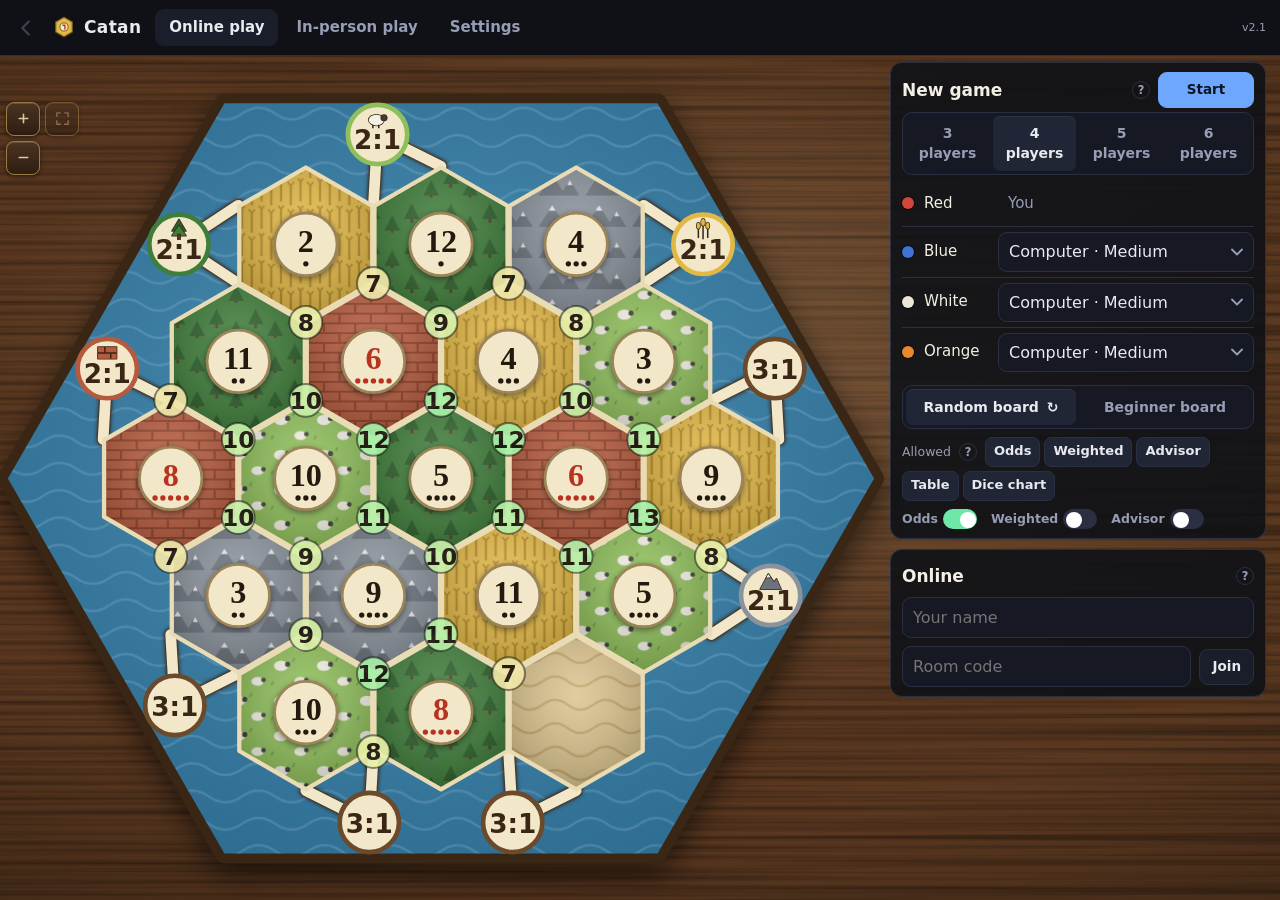
<file: index.html>
<!DOCTYPE html>
<html lang="en">
<head>
<meta charset="utf-8">
<meta name="viewport" content="width=device-width, initial-scale=1, viewport-fit=cover">
<meta name="color-scheme" content="dark">
<meta name="theme-color" content="#0f1117">
<title>Catan — Timothy Hadfield</title>
<meta name="description" content="Play base Catan against measured computer players or friends online, with corner odds, plus the dice tracker for real tables.">
<link rel="icon" href="icon.svg" type="image/svg+xml">
<link rel="apple-touch-icon" href="apple-touch-icon.png">
<link rel="stylesheet" href="css/table.css?v=1">
<link rel="stylesheet" href="css/style.css?v=22">
</head>
<body>
<div id="app">
  <header class="top">
    <button class="back-btn" id="backBtn" aria-label="Back" disabled><svg viewBox="0 0 24 24" aria-hidden="true"><path d="M15 5l-7 7 7 7" fill="none" stroke="currentColor" stroke-width="2.4" stroke-linecap="round" stroke-linejoin="round"/></svg></button>
    <div class="brand"><svg viewBox="0 0 32 32" aria-hidden="true"><path d="M16 3l11 6.3v13.4L16 29 5 22.7V9.3z" fill="#e2b845" stroke="#7a5a1c" stroke-width="1.6" stroke-linejoin="round"/><circle cx="16" cy="16" r="5.4" fill="#f3e7c9" stroke="#7a5a1c" stroke-width="1.2"/><path d="M14.6 13.6h2.6v5.2" fill="none" stroke="#b8321f" stroke-width="1.8" stroke-linecap="round" stroke-linejoin="round"/></svg><span>Catan</span></div>
    <nav class="tabs-top" id="tabsTop" aria-label="Sections"></nav>
    <span class="ver">v2.1</span>
  </header>
  <main id="main" class="tbl-surface tbl-wood-dark">
    <div id="playView" class="play">
      <section class="seats" id="seats" aria-label="Other players" hidden></section>
      <section class="board-col"><div class="board-wrap" id="boardWrap">
        <svg id="board" role="img" aria-label="Catan board" viewBox="-224 -194 448 388"><g id="static"></g><g id="live"></g></svg>
        <div class="zoom-bar"><button class="zoom fit" id="fitBtn" aria-label="Fit whole board"><svg viewBox="0 0 24 24"><path d="M4 9V4h5M15 4h5v5M20 15v5h-5M9 20H4v-5" fill="none" stroke="currentColor" stroke-width="2" stroke-linecap="round" stroke-linejoin="round"/></svg></button><button class="zoom" id="zoomOut" aria-label="Zoom out"><svg viewBox="0 0 24 24"><path d="M6 12h12" stroke="currentColor" stroke-width="2.2" stroke-linecap="round"/></svg></button><button class="zoom" id="zoomIn" aria-label="Zoom in"><svg viewBox="0 0 24 24"><path d="M6 12h12M12 6v12" stroke="currentColor" stroke-width="2.2" stroke-linecap="round"/></svg></button></div>
      </div></section>
      <section class="panel-col" id="panel"></section>
      <section class="mine" id="mine" aria-label="Your hand" hidden></section>
    </div>
    <div id="trackerView" class="tracker" hidden><iframe id="trackerFrame" title="Dice tracker and board builder"></iframe></div>
    <div id="settingsView" class="settings-view" hidden></div>
  </main>
  <nav class="tabs-bottom" id="tabsBottom" aria-label="Sections"></nav>
</div>
<div class="sheet-back" id="sheetBack" hidden></div>
<div class="sheet" id="sheet" role="dialog" aria-modal="true" hidden></div>
<div class="toast" id="toast" hidden></div>
<script src="js/engine.js?v=6"></script>
<script src="js/ai.js?v=3"></script>
<script src="js/adapter.js?v=4"></script>
<script src="js/strength.js?v=2"></script>
<script src="js/weights.js?v=3"></script>
<script src="js/advisor.js?v=1"></script>
<script src="js/advice.js?v=1"></script>
<script src="js/fx.js?v=1"></script>
<script src="js/table.js?v=1"></script>
<script src="js/board-art.js?v=4"></script>
<script type="module" src="js/app.js?v=25"></script>
</body>
</html>
</file>
<file: css/table.css>
/* table.css: "real table" look for Tim's board games (game-table 1.0.0). Copy unchanged into css/table.css.
   Every colour is a CSS variable, so a game can keep its own palette. Original art only (CSS gradients + tiny SVG noise). */

:root {
  --card-w: 60px; --back: #a8262f; --ink: rgba(255, 255, 255, .3);
  --chip: #c62f2f; --spot: #f4efe3; --chip-size: 34px; --metal: #e7b93e; --metal-d: #9a6d12; --coin-size: 28px;
  --gem: #2c8f5a; --gem-size: 32px; --die: #f6f2e8; --pip: #1d1d1d; --die-size: 26px;
  --dial: #2a4f86; --deg: 0deg; --dial-size: 84px; --tok: #d8b46a; --tok-ink: #3b2a12; --tok-size: 30px;
}

/* ---------- surfaces ---------- */
.tbl-surface {
  --tbl-base: #1f6b43;
  --tbl-light: rgba(255, 244, 214, .16);
  --tbl-vig: rgba(0, 0, 0, .5);
  --tbl-tex: url("data:image/svg+xml,%3Csvg xmlns='http://www.w3.org/2000/svg' width='140' height='140'%3E%3Cfilter id='n'%3E%3CfeTurbulence type='fractalNoise' baseFrequency='.85' numOctaves='2' stitchTiles='stitch'/%3E%3CfeColorMatrix values='0 0 0 0 0 0 0 0 0 0 0 0 0 0 0 0 0 0 .55 -.1'/%3E%3C/filter%3E%3Crect width='100%25' height='100%25' filter='url(%23n)'/%3E%3C/svg%3E");
  --tbl-tex-size: 140px 140px;
  position: relative; isolation: isolate; color: #f3efe4;
  background-color: var(--tbl-base);
  background-image:
    radial-gradient(ellipse 120% 95% at 50% 42%, transparent 52%, var(--tbl-vig) 100%),
    radial-gradient(ellipse 70% 55% at 50% 38%, var(--tbl-light), transparent 75%),
    var(--tbl-tex);
  background-size: 100% 100%, 100% 100%, var(--tbl-tex-size);
}
.tbl-felt-green { --tbl-base: #1f6b43; }
.tbl-felt-blue { --tbl-base: #1d4f7a; }
.tbl-wood-dark, .tbl-wood-light {
  --tbl-base: #5a3820;
  --tbl-tex: url("data:image/svg+xml,%3Csvg xmlns='http://www.w3.org/2000/svg' width='400' height='200'%3E%3Cfilter id='w'%3E%3CfeTurbulence type='fractalNoise' baseFrequency='.004 .2' numOctaves='3' seed='7' stitchTiles='stitch'/%3E%3CfeColorMatrix values='0 0 0 0 0 0 0 0 0 0 0 0 0 0 0 0 0 0 0.8 -.3'/%3E%3C/filter%3E%3Crect width='100%25' height='100%25' filter='url(%23w)'/%3E%3C/svg%3E");
  --tbl-tex-size: 100% 200px;
  --tbl-light: rgba(255, 226, 170, .2);
}
.tbl-wood-light { --tbl-base: #c39462; --tbl-vig: rgba(40, 20, 0, .42); color: #2b1d10; }
.tbl-cloth {
  --tbl-base: #ddd3c0; --tbl-vig: rgba(40, 30, 10, .4); --tbl-light: rgba(255, 255, 255, .25); color: #2d261b;
  --tbl-tex: url("data:image/svg+xml,%3Csvg xmlns='http://www.w3.org/2000/svg' width='6' height='6'%3E%3Cpath d='M0 .5h6M.5 0v6' stroke='%23000' stroke-opacity='.045'/%3E%3Cpath d='M0 3.5h6M3.5 0v6' stroke='%23fff' stroke-opacity='.06'/%3E%3C/svg%3E");
  --tbl-tex-size: 6px 6px;
}

/* ---------- cards ---------- */
.tbl-card, .tbl-face {
  box-sizing: border-box; position: relative; flex: none;
  width: var(--card-w); aspect-ratio: var(--ratio, 63 / 88);
  border-radius: calc(var(--card-w) * .075);
  background: var(--card-paper, #fbf9f3); color: #1b1b1b;
  border: 1px solid var(--card-edge, rgba(0, 0, 0, .3));
  box-shadow: 0 1px 1px rgba(0, 0, 0, .28), 0 2px 6px rgba(0, 0, 0, .22);
  transition: box-shadow .2s ease, transform .2s ease;
}
.tbl-card::after, .tbl-face::after {
  content: ""; position: absolute; inset: 0; border-radius: inherit; pointer-events: none;
  background: linear-gradient(135deg, rgba(255, 255, 255, .32), transparent 38%, transparent 70%, rgba(0, 0, 0, .06));
}
.tbl-face { width: 100%; height: 100%; aspect-ratio: auto; position: absolute; inset: 0; }
.tbl-card.is-up, .tbl-card.is-lifted { box-shadow: 0 2px 3px rgba(0, 0, 0, .25), 0 12px 22px rgba(0, 0, 0, .38); }
.tbl-poker { --ratio: 63 / 88; } .tbl-bridge { --ratio: 57 / 89; } .tbl-mini { --ratio: 44 / 67; }
.tbl-square { --ratio: 1 / 1; } .tbl-tarot { --ratio: 70 / 120; }
.tbl-dark-edge { --card-edge: #111; }

/* flip: <div class="tbl-card tbl-flip [is-down]"><div class="tbl-inner"><div class="tbl-face">front</div><div class="tbl-face tbl-back"></div></div></div> */
.tbl-flip { background: none; border: 0; box-shadow: none; perspective: 700px; }
.tbl-flip::after { display: none; }
.tbl-inner { position: absolute; inset: 0; transform-style: preserve-3d; transition: transform .45s cubic-bezier(.3, .7, .3, 1); }
.tbl-flip.is-down .tbl-inner { transform: rotateY(180deg); }
.tbl-inner > .tbl-face { -webkit-backface-visibility: hidden; backface-visibility: hidden; }
.tbl-inner > .tbl-back { transform: rotateY(180deg); }
/* don't trust backface-visibility alone (some WebKit builds ignore it): swap faces at the 90° midpoint */
.tbl-inner > .tbl-face { transition: visibility 0s linear .225s; }
.tbl-flip:not(.is-down) .tbl-inner > .tbl-back, .tbl-flip.is-down .tbl-inner > .tbl-face:not(.tbl-back) { visibility: hidden; }
.tbl-instant, .tbl-instant * { transition: none !important; }

/* backs: .tbl-back + .tbl-lattice | .tbl-diamonds | .tbl-sunburst ; colour with --back */
.tbl-back {
  --frame: calc(var(--card-w) * .07);
  background-color: var(--back); border-color: rgba(0, 0, 0, .3); background-clip: padding-box;
  box-shadow: inset 0 0 0 var(--frame) var(--back-frame, #f7f4ec), inset 0 0 0 calc(var(--frame) + 1px) rgba(0, 0, 0, .25),
    var(--tbl-stack, 0 1px 1px rgba(0, 0, 0, .28), 0 2px 6px rgba(0, 0, 0, .22));
}
.tbl-face.tbl-back { --frame: 4px; }
.tbl-lattice { background-image: repeating-linear-gradient(45deg, var(--ink) 0 1px, transparent 1px 6px), repeating-linear-gradient(-45deg, var(--ink) 0 1px, transparent 1px 6px); }
.tbl-diamonds { background-image: repeating-conic-gradient(from 45deg, var(--ink) 0 25%, transparent 0 50%); background-size: 9px 9px; background-position: center; }
.tbl-sunburst { background-image: radial-gradient(circle at 50% 50%, var(--back) 0 13%, var(--ink) 13% 15%, transparent 15%), repeating-conic-gradient(from 0deg at 50% 50%, var(--ink) 0 5deg, transparent 5deg 12deg); }
.tbl-blue { --back: #1f4e8c; } .tbl-black { --back: #222; } .tbl-green { --back: #1d6a46; }

/* standard playing-card face (TABLE.pc) */
.tbl-pc { font-family: Georgia, "Times New Roman", serif; font-weight: 700; color: #1a1a1a; overflow: hidden; }
.tbl-pc.red { color: #c3192b; }
.tbl-idx { position: absolute; left: 6%; top: 3.5%; text-align: center; line-height: .95; font-size: calc(var(--card-w) * .21); letter-spacing: -.04em; }
.tbl-idx i { display: block; font-style: normal; font-size: .82em; }
.tbl-idx.b { left: auto; top: auto; right: 6%; bottom: 3.5%; transform: rotate(180deg); }
.tbl-pip { position: absolute; inset: 0; display: grid; place-items: center; font-size: calc(var(--card-w) * .48); line-height: 1; }
.tbl-pips { position: absolute; inset: 0; }
.tbl-pips b { position: absolute; transform: translate(-50%, -50%); font-size: calc(var(--card-w) * .2); line-height: 1; font-weight: 400; }
.tbl-pips b.r { transform: translate(-50%, -50%) rotate(180deg); }
.tbl-court {
  inset: 16% 19%; display: flex; flex-direction: column; border: 1px solid currentColor; border-radius: 2px; overflow: hidden;
  box-shadow: inset 0 0 0 2px #e9c45a, inset 0 0 0 3px #2c4f9e;
  background: linear-gradient(to bottom right, transparent calc(50% - .5px), currentColor 50%, transparent calc(50% + .5px)),
    linear-gradient(#f6e7b8, #f3d38a 48%, #e9e1cc 50%, #f3d38a 52%, #f6e7b8);
}
.tbl-court em { flex: 1; display: grid; place-items: center; font-style: normal; font-size: calc(var(--card-w) * .2); letter-spacing: -.05em; }
.tbl-court em + em { transform: rotate(180deg); }
.tbl-tilt { transform: perspective(1200px) rotateX(16deg); transform-origin: 50% 100%; }

/* ---------- decks + piles ---------- */
.tbl-deck { position: relative; display: inline-block; flex: none; }
.tbl-deck > .tbl-back { position: relative; transform: translateY(var(--tbl-rise, 0)); }
.tbl-deck.is-empty, .tbl-spot {
  width: var(--card-w, 60px); aspect-ratio: var(--ratio, 63 / 88); box-sizing: border-box;
  border: 2px dashed rgba(255, 255, 255, .35); border-radius: calc(var(--card-w, 60px) * .075); background: rgba(0, 0, 0, .08);
}
.tbl-wood-light .tbl-deck.is-empty, .tbl-cloth .tbl-deck.is-empty, .tbl-wood-light .tbl-spot, .tbl-cloth .tbl-spot { border-color: rgba(0, 0, 0, .3); }
.tbl-badge {
  position: absolute; right: -6px; bottom: -6px; z-index: 2; min-width: 20px; padding: 1px 6px; box-sizing: border-box;
  border-radius: 10px; background: #1b1b1f; color: #fff; font: 700 11px/16px system-ui, sans-serif; text-align: center;
  box-shadow: 0 1px 3px rgba(0, 0, 0, .5);
}
.tbl-pile { position: relative; display: inline-block; flex: none; width: var(--card-w, 60px); aspect-ratio: var(--ratio, 63 / 88); }
.tbl-pile > .tbl-card { position: absolute; left: 0; top: 0; transform: translate(var(--x, 0), var(--y, 0)) rotate(var(--r, 0deg)); }

/* ---------- hands ---------- */
.tbl-fan { position: relative; width: 100%; touch-action: manipulation; }
.tbl-fan > .tbl-card, .tbl-fan > .tbl-deal-in {
  position: absolute; left: 0; bottom: 0; transform-origin: 50% 100%; cursor: pointer;
  transform: translate(var(--x, 0), calc(var(--y, 0px) - var(--up, 0px))) rotate(var(--r, 0deg));
}
.tbl-fan > .is-up { --up: var(--lift, 18px); }
.tbl-fan.is-back > .tbl-card { cursor: default; }
.tbl-fan.is-across { transform: rotate(180deg); }

/* ---------- seats ---------- */
.tbl-seats { display: flex; gap: 6px; justify-content: space-around; align-items: flex-start; padding: 6px 4px; }
.tbl-seat { display: flex; flex-direction: column; align-items: center; gap: 4px; min-width: 0; flex: 1 1 0; }
.tbl-plate {
  max-width: 100%; padding: 2px 8px; border-radius: 4px; overflow: hidden; text-overflow: ellipsis; white-space: nowrap;
  font: 700 12px/18px system-ui, sans-serif; color: #f6efdc; letter-spacing: .02em;
  background: linear-gradient(#3b2a1a, #24180d); border: 1px solid #7a5a2e; box-shadow: inset 0 1px 0 rgba(255, 220, 150, .25), 0 2px 4px rgba(0, 0, 0, .4);
}
.tbl-seat.is-turn .tbl-plate { border-color: #f0c35a; box-shadow: 0 0 0 2px rgba(240, 195, 90, .45), 0 2px 4px rgba(0, 0, 0, .4); }
.tbl-seat-area { display: flex; flex-wrap: wrap; gap: 4px; justify-content: center; align-items: center; min-height: 8px; }
@media (min-width: 700px) {
  .tbl-seats.tbl-oval { position: absolute; inset: 0; display: block; padding: 0; pointer-events: none; }
  .tbl-oval > .tbl-seat { position: absolute; left: var(--sx); top: var(--sy); transform: translate(-50%, -50%); pointer-events: auto; max-width: 22%; }
}

/* ---------- objects ---------- */
.tbl-chip {
  display: inline-block; flex: none; width: var(--chip-size); height: var(--chip-size); border-radius: 50%; position: relative;
  background: radial-gradient(closest-side, var(--chip) 0 60%, var(--spot) 61% 65%, transparent 66%),
    repeating-conic-gradient(from 10deg, var(--chip) 0 30deg, var(--spot) 30deg 45deg);
  box-shadow: inset 0 -2px 3px rgba(0, 0, 0, .35), inset 0 2px 2px rgba(255, 255, 255, .35), 0 2px 3px rgba(0, 0, 0, .45);
}
.tbl-chip.v1 { --chip: #ece8de; --spot: #2a5db0; } .tbl-chip.v5 { --chip: #c62f2f; } .tbl-chip.v10 { --chip: #2a5db0; }
.tbl-chip.v25 { --chip: #23854d; } .tbl-chip.v100 { --chip: #1d1d1f; } .tbl-chip.v500 { --chip: #6b3aa0; } .tbl-chip.v1000 { --chip: #e0a526; --spot: #3a2a10; }
.tbl-stacks { display: inline-flex; gap: 3px; align-items: flex-end; }
.tbl-stack { position: relative; width: var(--chip-size); flex: none; height: calc(var(--chip-size) * .42 + var(--n, 1) * 4px); }
.tbl-stack > .tbl-chip { position: absolute; left: 0; bottom: calc(var(--i) * 4px); height: calc(var(--chip-size) * .42); z-index: 1; }
.tbl-stack > .tbl-chip::before {
  content: ""; position: absolute; left: 0; right: 0; top: 50%; height: calc(50% + 4px); z-index: -1; border-radius: 0 0 50% 50% / 0 0 100% 100%;
  background: linear-gradient(rgba(0, 0, 0, .25), rgba(0, 0, 0, .25)), repeating-linear-gradient(90deg, var(--chip) 0 16%, var(--spot) 16% 23%);
  box-shadow: inset 0 -1px 0 rgba(0, 0, 0, .45);
}
.tbl-stack > .tbl-chip:not(:last-child) { background: var(--chip); box-shadow: none; }
.tbl-stack > .tbl-chip:last-child { box-shadow: inset 0 1px 1px rgba(255, 255, 255, .3); }
.tbl-stack::after { content: ""; position: absolute; left: 4%; right: -6%; bottom: -3px; height: 8px; border-radius: 50%; background: rgba(0, 0, 0, .35); filter: blur(2px); z-index: 0; }

.tbl-coin {
  display: inline-grid; place-items: center; flex: none; width: var(--coin-size); height: var(--coin-size); border-radius: 50%;
  font: 800 calc(var(--coin-size) * .38)/1 Georgia, serif; color: var(--metal-d);
  background: radial-gradient(circle at 35% 30%, rgba(255, 255, 255, .7), transparent 32%), radial-gradient(closest-side, var(--metal) 0 74%, var(--metal-d) 76% 80%, var(--metal) 82%);
  box-shadow: inset 0 -2px 2px rgba(0, 0, 0, .3), inset 0 1px 1px rgba(255, 255, 255, .7), 0 1px 1px rgba(0, 0, 0, .5), 0 3px 5px rgba(0, 0, 0, .3);
}
.tbl-coin.silver { --metal: #d5d8dd; --metal-d: #7b818a; } .tbl-coin.copper { --metal: #d0864f; --metal-d: #7f4320; }
.tbl-gem {
  display: inline-block; flex: none; position: relative; width: var(--gem-size); height: var(--gem-size); border-radius: 50%;
  background: radial-gradient(closest-side, #f2eee4 0 82%, #bdb6a5 84%);
  box-shadow: inset 0 -2px 3px rgba(0, 0, 0, .3), 0 2px 3px rgba(0, 0, 0, .45);
}
.tbl-gem::after {
  content: ""; position: absolute; inset: 20%; clip-path: polygon(50% 0, 93% 25%, 93% 75%, 50% 100%, 7% 75%, 7% 25%);
  background: linear-gradient(150deg, rgba(255, 255, 255, .7) 0 18%, transparent 19%), conic-gradient(from 30deg, var(--gem), rgba(0, 0, 0, .35) 60deg, var(--gem) 120deg, rgba(255, 255, 255, .35) 180deg, var(--gem) 240deg, rgba(0, 0, 0, .25) 300deg, var(--gem)), var(--gem);
}
.tbl-cube {
  display: inline-block; flex: none; width: var(--size, 16px); height: var(--size, 16px); border-radius: 2px; background: var(--piece, #c0392b);
  background-image: linear-gradient(135deg, rgba(255, 255, 255, .28), transparent 60%);
  box-shadow: inset -2px -2px 0 rgba(0, 0, 0, .28), inset 1px 1px 0 rgba(255, 255, 255, .3), 2px 3px 3px rgba(0, 0, 0, .4);
}
.tbl-meeple, .tbl-pawn {
  display: inline-block; flex: none; position: relative; width: var(--size, 26px); height: var(--size, 26px); filter: drop-shadow(1px 3px 2px rgba(0, 0, 0, .45));
}
.tbl-meeple::before, .tbl-pawn::before {
  content: ""; position: absolute; inset: 0; background: linear-gradient(120deg, rgba(255, 255, 255, .35), transparent 45%, rgba(0, 0, 0, .25)), var(--piece, #2f6fd1);
  -webkit-mask: var(--shape) center / contain no-repeat; mask: var(--shape) center / contain no-repeat;
}
.tbl-meeple { --shape: url("data:image/svg+xml,%3Csvg xmlns='http://www.w3.org/2000/svg' viewBox='0 0 100 100'%3E%3Cpath d='M50 6c10 0 16 7 16 16 0 5-2 9-5 12 12 2 27 6 33 12 5 5 1 11-6 12l-16 2 12 32c2 5-1 8-6 8H63L50 74 37 100H22c-5 0-8-3-6-8l12-32-16-2c-7-1-11-7-6-12 6-6 21-10 33-12-3-3-5-7-5-12 0-9 6-16 16-16z'/%3E%3C/svg%3E"); }
.tbl-pawn { --shape: url("data:image/svg+xml,%3Csvg xmlns='http://www.w3.org/2000/svg' viewBox='0 0 100 100'%3E%3Cpath d='M50 4a15 15 0 0 1 9 27c6 3 9 7 9 11H58c1 15 6 30 16 40 6 2 8 6 8 10v4H18v-4c0-4 2-8 8-10 10-10 15-25 16-40H32c0-4 3-8 9-11A15 15 0 0 1 50 4z'/%3E%3C/svg%3E"); }
.tbl-die {
  display: inline-grid; flex: none; grid-template: repeat(3, 1fr) / repeat(3, 1fr); padding: calc(var(--die-size) * .14); box-sizing: border-box;
  width: var(--die-size); height: var(--die-size); border-radius: 20%;
  background: radial-gradient(circle at 30% 25%, rgba(255, 255, 255, .9), transparent 45%), var(--die);
  box-shadow: inset -2px -3px 3px rgba(0, 0, 0, .22), inset 2px 2px 2px rgba(255, 255, 255, .8), 2px 4px 5px rgba(0, 0, 0, .45);
}
.tbl-die > i { width: 76%; aspect-ratio: 1; place-self: center; border-radius: 50%; background: var(--pip); box-shadow: inset 0 1px 1px rgba(0, 0, 0, .6), 0 1px 0 rgba(255, 255, 255, .5); }
.tbl-die.red { --die: #c8262f; --pip: #fff; } .tbl-die.black { --die: #222; --pip: #fff; }
.tbl-dial {
  display: inline-block; flex: none; position: relative; width: var(--dial-size); height: var(--dial-size); border-radius: 50%;
  background: repeating-conic-gradient(rgba(255, 255, 255, .5) 0 1.5deg, transparent 1.5deg 15deg), radial-gradient(closest-side, #e9e4d6 0 70%, var(--dial) 72%);
  box-shadow: inset 0 -3px 4px rgba(0, 0, 0, .35), 0 3px 6px rgba(0, 0, 0, .45);
}
.tbl-dial::after {
  content: ""; position: absolute; left: calc(50% - 3px); top: 12%; width: 6px; height: 38%; border-radius: 3px; background: #b3262e;
  transform-origin: 50% 100%; transform: rotate(var(--deg)); box-shadow: 0 0 0 4px rgba(0, 0, 0, 0), 1px 2px 2px rgba(0, 0, 0, .4);
}
.tbl-token {
  display: inline-grid; place-items: center; flex: none; width: var(--tok-size); height: var(--tok-size); border-radius: 50%;
  font: 800 calc(var(--tok-size) * .4)/1 system-ui, sans-serif; color: var(--tok-ink);
  background: radial-gradient(closest-side, var(--tok) 0 76%, var(--tok-ink) 78% 81%, var(--tok) 83%);
  box-shadow: 0 2px 0 rgba(0, 0, 0, .3), 0 3px 0 #5d4a2a, 0 4px 5px rgba(0, 0, 0, .4);
}
.tbl-marker {
  display: inline-block; flex: none; width: var(--size, 18px); height: var(--size, 18px); border-radius: 50%;
  background: radial-gradient(circle at 35% 30%, rgba(255, 255, 255, .45), transparent 50%), var(--piece, #e2c044);
  box-shadow: inset 0 -1px 2px rgba(0, 0, 0, .3), 0 3px 0 rgba(0, 0, 0, .35), 1px 4px 4px rgba(0, 0, 0, .35);
}

@media (prefers-reduced-motion: reduce) {
  .tbl-card, .tbl-face, .tbl-inner, .tbl-fan > * { transition: none !important; }
}
</file>
<file: css/style.css>
/* Hub palette so this reads as a sibling of the other game sites. */
:root {
  --bg: #0f1117; --bg-soft: #161923; --card: #1a1e2b; --card-hover: #212636;
  --line: #2a3042; --text: #e8eaf0; --muted: #969db4;
  --accent: #6ea8fe; --accent-warm: #f0b354;
  --good: #6ee7a8; --bad: #f08c8c; --mid: #f0d36e;
  --radius: 12px; --head: 48px; --tabh: 58px;
}
[hidden] { display: none !important; }
* { box-sizing: border-box; }
html, body { height: 100%; }
body {
  margin: 0; background: var(--bg); color: var(--text); overflow: hidden;
  font: 15px/1.45 system-ui, -apple-system, "Segoe UI", Roboto, sans-serif;
  -webkit-font-smoothing: antialiased; -webkit-tap-highlight-color: transparent; touch-action: manipulation;
}
button, input, select { font: inherit; color: inherit; }
input, select { font-size: 16px; }
button { cursor: pointer; }
#app { height: 100vh; height: 100dvh; display: grid; grid-template-rows: var(--head) 1fr auto; }

/* ---------- header + tabs ---------- */
.top { display: flex; align-items: center; gap: 14px; padding: 0 14px; border-bottom: 1px solid var(--line); min-width: 0; }
.brand { display: flex; align-items: center; gap: 8px; font-weight: 750; font-size: 17px; letter-spacing: .02em; }
.brand svg { width: 24px; height: 24px; }
.back-btn { flex: none; width: 36px; height: 36px; margin: 0 -6px 0 -6px; display: grid; place-items: center; background: none; border: 0; border-radius: 9px; color: var(--text); padding: 0; cursor: pointer; }
.back-btn svg { width: 22px; height: 22px; }
.back-btn:disabled { color: var(--muted); opacity: .35; cursor: default; }
.back-btn:not(:disabled):active { transform: scale(.92); background: var(--card); }
.ver { margin-left: auto; color: var(--muted); font-size: 11px; }
.tabs-top { display: none; gap: 4px; }
.tabs-top button { background: none; border: 0; padding: 8px 14px; border-radius: 9px; color: var(--muted); font-weight: 600; display: flex; align-items: center; gap: 6px; }
.tabs-top button svg { display: none; }
.tabs-top button[aria-current="page"] { color: var(--text); background: var(--card); }
.tabs-bottom { display: grid; grid-template-columns: repeat(3, 1fr); border-top: 1px solid var(--line); background: var(--bg-soft); padding-bottom: env(safe-area-inset-bottom); }
.tabs-bottom button { background: none; border: 0; height: var(--tabh); display: flex; flex-direction: column; align-items: center; justify-content: center; gap: 2px; color: var(--muted); font-size: 11px; font-weight: 600; }
.tabs-bottom button svg { width: 22px; height: 22px; }
.tabs-bottom button[aria-current="page"] { color: var(--accent-warm); }
.tabs-bottom button:active { transform: scale(.96); }

/* ---------- main: wood table, the board in the middle ---------- */
main { min-height: 0; overflow: hidden; position: relative; }
.play { height: 100%; display: flex; flex-direction: column; min-height: 0; }
.board-col { position: relative; flex: none; padding: 6px 8px 6px; }
.board-wrap { position: relative; width: 100%; aspect-ratio: 448 / 388; max-height: calc(100dvh - var(--head) - var(--tabh) - 150px); margin: 0 auto; }
body.at-table .board-wrap { max-height: calc(100dvh - var(--head) - var(--tabh) - 268px); }
/* end screen: the board keeps its in-game size (it used to shrink here, Tim 2026-11-25: "zooms out really far"); one-line score rows */
.phase .seat.endrow { min-height: 0; padding: 4px 0; } .seat.endrow .bd { display: inline; margin-left: 6px; }
.ng-lv { display: flex; flex-wrap: wrap; gap: 4px 14px; margin-top: 8px; }
/* "Allowed" helpers for this game (same look as the .seg buttons; off = struck through) */
.ng-al { display: flex; flex-wrap: wrap; align-items: center; gap: 4px; margin-top: 8px; }
.ng-al > .small { margin-right: 4px; display: inline-flex; align-items: center; gap: 4px; }
.ng-al .chip { background: var(--bg-soft); border: 1px solid var(--line); border-radius: 7px; padding: 4px 8px; color: var(--muted); font-weight: 650; font-size: 13px; min-height: 30px; text-decoration: line-through; }
.ng-al .chip[aria-pressed="true"] { background: var(--card-hover); color: var(--text); text-decoration: none; }
#boardSeg .reroll { margin-left: 3px; font-weight: 700; }
/* end screen: what each player held (hidden points, cards, dev cards) */
.seat.endrow .eh { display: flex; flex-wrap: wrap; align-items: center; gap: 3px 6px; margin-top: 2px; color: var(--muted); font-size: 11.5px; }
.seat.endrow .eh .hc { display: inline-flex; align-items: center; gap: 1px; } .seat.endrow .eh .hc .ri { width: 14px; height: 14px; }
.seat.endrow .eh .hc b { color: var(--text, inherit); font-size: 12px; }
.seat.endrow .eh .hv { font-weight: 700; color: var(--accent-warm); } .seat.endrow .eh .hv.zero { color: var(--muted); font-weight: 400; }
.seat.endrow .eh .dv { padding: 0 5px; border-radius: 4px; background: rgba(255,255,255,.08); }
/* phone: one line per player (name + what they held); the towns/cities breakdown shows on laptop only */
@media (max-width: 899px) {
  .seat.endrow > .grow { display: flex; flex-wrap: wrap; align-items: center; column-gap: 8px; }
  .seat.endrow .bd { display: none; } .seat.endrow .eh { margin-top: 0; }
}
#board { width: 100%; height: 100%; display: block; user-select: none; -webkit-user-select: none; touch-action: none; overflow: visible; }
.zoom-bar { position: absolute; left: 2px; top: 2px; display: grid; grid-template-columns: 34px 34px; grid-template-areas: "in fit" "out ."; gap: 5px; pointer-events: none; }
.zoom-bar .zoom { pointer-events: auto; }
#zoomIn { grid-area: in; } #zoomOut { grid-area: out; } #fitBtn { grid-area: fit; }
.zoom { width: 34px; height: 34px; border-radius: 8px; border: 1px solid #a8864a; background: linear-gradient(#4b3423, #2a1b10); color: #f1dfb4; display: grid; place-items: center; padding: 0; opacity: .88; box-shadow: inset 0 1px 0 rgba(255,235,190,.18), 0 2px 4px rgba(0,0,0,.5); }
.zoom svg { width: 17px; height: 17px; }
.zoom.fit { color: #bfa77a; opacity: .5; transition: color .2s, border-color .2s, opacity .2s; }
.zoom.fit.lit { color: #ffd98a; border-color: #e0b24f; opacity: .95; }
.panel-col { flex: 1; min-height: 0; overflow-y: auto; overscroll-behavior: contain; padding: 4px 10px 8px; scrollbar-width: thin; }
.mine { flex: none; padding: 6px 8px calc(6px); border-top: 1px solid rgba(0,0,0,.35); background: linear-gradient(rgba(10,8,6,.35), rgba(10,8,6,.55)); }
.tracker { position: absolute; inset: 0; }
.tracker iframe { width: 100%; height: 100%; border: 0; display: block; background: #5a3820; }
.settings-view { position: absolute; inset: 0; overflow-y: auto; padding: 12px; }
.settings { max-width: 560px; margin: 0 auto; display: flex; flex-direction: column; gap: 10px; }

@media (min-width: 900px) {
  :root { --head: 56px; }
  #app { grid-template-rows: var(--head) 1fr; }
  .tabs-top { display: flex; }
  .tabs-bottom { display: none; }
  /* computer: the board takes the whole height on the left; players, panel and hand stack on the right */
  .play { display: grid; grid-template-columns: minmax(0, 1fr) 380px; grid-template-rows: auto minmax(0, 1fr) auto; grid-template-areas: "board seats" "board panel" "board mine"; padding: 0 12px 0 4px; column-gap: 10px; }
  .seats { grid-area: seats; padding: 8px 2px 0; flex-wrap: wrap; }
  .seats .opp { flex: 1 1 30%; }
  .board-col { grid-area: board; min-width: 0; min-height: 0; padding: 4px 0; container-type: size; display: grid; place-items: center; }
  .board-wrap, body.at-table .board-wrap { width: min(100cqw, 100cqh * 448 / 388); height: auto; max-height: none; }
  .mine { grid-area: mine; border-top: 0; background: none; padding: 4px 2px 12px; display: block; }
  .mine .rc { flex: 1; width: auto; height: 66px; }
  .mine .myvp { width: 54px; height: 66px; }
  .mine .devs { margin-top: 6px; max-width: none; }
  .panel-col { grid-area: panel; padding: 6px 2px 8px; }
}
/* computer at the table (Tim 2026-11-24: "the other player's details ... in positions next to the board",
   "enough space for everything to be shown without scrolling"): opponents stacked in a column left of the
   board, the board in the middle, your panel + tables + hand on the right; nothing scrolls */
@media (min-width: 900px) and (min-height: 501px) {
  body.at-table .play { grid-template-columns: 184px minmax(0, 1fr) 330px; grid-template-rows: minmax(0, 1fr) auto; grid-template-areas: "seats board panel" "seats board mine"; padding: 0 12px 0 10px; }
  body.at-table .seats { flex-direction: column; justify-content: center; gap: 10px; padding: 8px 0; min-height: 0; overflow: hidden; }
  body.at-table .seats .opp, body.at-table .seats.many .opp { flex: none; padding: 7px 10px 8px; border-top-width: 4px; border-radius: 11px; }
  body.at-table .opp-n, body.at-table .seats.many .opp-n { font-size: 15px; gap: 6px; }
  body.at-table .opp-n .pc { width: 12px; height: 12px; }
  body.at-table .opp-s, body.at-table .seats.many .opp-s { display: grid; grid-template-columns: repeat(4, 1fr); gap: 4px 2px; margin-top: 5px; overflow: visible; color: var(--text); font-size: 17px; }
  body.at-table .opp .st { display: flex; flex-direction: column; align-items: center; line-height: 1.1; }
  body.at-table .opp .st small { display: block; font-size: 10px; color: var(--muted); font-weight: 600; margin-top: 2px; }
  body.at-table .opp .st b, body.at-table .seats.many .opp-s .vp { font-size: 18px; }
  body.at-table .opp .st.pts b { font-size: 22px; color: var(--text); }
  body.at-table .opp .kn.none { display: flex; opacity: .45; }
  body.at-table .opp .aw { grid-column: span 2; text-align: center; font-size: 11px; padding: 2px 4px; }
  body.at-table .opp .aw .ab { display: none; } body.at-table .opp .aw .af { display: inline; }
  body.at-table .panel-col { display: flex; flex-direction: column; overflow-y: auto; }
  body.at-table .panel-col > * { flex: none; }
  body.at-table .panel-col > .side-chart { flex: 1 1 0; min-height: 0; display: flex; flex-direction: column; overflow: hidden; }
  body.at-table .side-chart .chart { flex: 1; height: auto; min-height: 0; margin: 2px 0 4px; }
  body.at-table .side-chart > .small { white-space: nowrap; overflow: hidden; text-overflow: ellipsis; flex: none; font-size: 11px; }
  /* the Dice / Quit (or room) bar sits under the opponents, so the right column has room for the chart */
  body.at-table .play { position: relative; }
  body.at-table .seats { padding-bottom: 52px; }
  body.at-table .panel-col > .netbar { position: absolute; left: 10px; bottom: 8px; width: 184px; margin: 0; gap: 4px; }
  body.at-table .netbar .grow { overflow: hidden; text-overflow: ellipsis; white-space: nowrap; }
  /* end screen: the board keeps its full size (the phone-only height cap shrank it here too); compact score rows */
  body.at-table.game-over .board-wrap { max-height: none; }
  body.at-table.game-over .side-chart { display: none !important; } /* the end panel has its own "Dice this game" button */
  body.at-table .panel-col .seat { min-height: 38px; padding: 3px 0; }
  body.at-table .side-chart .cap { margin: 0 0 2px; }
  body.at-table #dotsBox { padding-top: 6px; padding-bottom: 6px; }
  body.at-table .dots { font-size: 15px; }
  body.at-table .dots .dr { padding: 1px 0; }
  body.at-table .dots .dc .ri { width: 20px; height: 20px; }
  body.at-table .mine .rc, body.at-table .mine .myvp { height: 60px; }
  body.at-table .mine .devs { max-width: none; }
}

/* ---------- board art ---------- */
#board .frame { fill: #6b4a2b; stroke: #3a2614; stroke-width: 10; stroke-linejoin: round; filter: drop-shadow(0 6px 8px rgba(0,0,0,.55)); }
#board .hedge { stroke: #e9dcb4; stroke-width: 2.2; stroke-linejoin: round; }
/* piers: light planks with a dark edge so they stand out on the sea (Tim: "hard to see") */
#board .pier { stroke: #f3e7c9; stroke-width: 5.5; stroke-linecap: round; paint-order: stroke; filter: drop-shadow(0 0 1px #3a2614) drop-shadow(0 0 0.6px #3a2614); }
/* harbour icons get a dark outline so light sheep / wheat show on the cream token */
#board .port svg * { stroke: #3a2614; stroke-width: 1.3px; paint-order: stroke; stroke-linejoin: round; }
#board .ptok { fill: #f3e7c9; stroke: #6b4a2b; stroke-width: 2.4; }
#board .ptxt { font: 800 13.5px system-ui, sans-serif; fill: #3a2614; text-anchor: middle; }
#board .tokc { fill: #f3e7c9; stroke: #9b8457; stroke-width: 1.4; filter: drop-shadow(0 1px 1.5px rgba(0,0,0,.45)); }
#board .tokn { font: 800 16.5px Georgia, "Times New Roman", serif; fill: #22190f; text-anchor: middle; }
#board .tok .pips circle { fill: #22190f; }
#board .tok.red .tokn { fill: #b8321f; }
#board .tok.red .pips circle { fill: #b8321f; }
#board .tok.hit-num .tokc { animation: numhit 1.2s ease-out; }
@keyframes numhit { 0%, 60% { fill: #ffe79a; stroke: #f0b354; stroke-width: 4; } }
.fx-still #board .tok.hit-num .tokc { animation: none; }
#board .road-u { stroke: #15110d; stroke-width: 9; stroke-linecap: round; }
#board .road { stroke-width: 6; stroke-linecap: round; }
#board .bld { stroke: #15110d; stroke-width: 1.8; stroke-linejoin: round; filter: drop-shadow(0 1.5px 1.5px rgba(0,0,0,.5)); }
#board .robber { pointer-events: none; }
#board .hl-hex { fill: rgba(255,240,180,.08); stroke: #ffe08a; stroke-width: 3; stroke-dasharray: 7 5; cursor: pointer; }
#board .hl-hex:hover { fill: rgba(255,240,180,.22); }
#board .hl-edge { stroke-width: 5; stroke-dasharray: 5 5; stroke-linecap: round; opacity: .95; pointer-events: none; animation: march .7s linear infinite; }
@keyframes march { to { stroke-dashoffset: -10; } }
#board .hit-edge { stroke: transparent; stroke-width: 17; cursor: pointer; }
/* corner odds badge: small, thin dark hairline, no coloured ring (Tim 2026-11-24) */
#board .hl-c { fill: rgba(255,255,255,.92); stroke: rgba(0,0,0,.5); stroke-width: 1; }
#board .hl-t { font: 800 12px system-ui, sans-serif; fill: #1b1410; text-anchor: middle; pointer-events: none; }
#board .hl-t.long { font-size: 9.5px; letter-spacing: -.4px; }
#board .odds-p { pointer-events: none; opacity: .92; }
/* odds off: a small soft dot marks where a town may go */
#board .hl-dot { fill: rgba(255,244,205,.9); stroke: rgba(0,0,0,.45); stroke-width: 1; pointer-events: none; }
#board .hl-v:hover .hl-dot { fill: #fff; }
#board .hl-city { fill: none; stroke: #fff; stroke-width: 3; stroke-dasharray: 4 3; animation: march .7s linear infinite; }
#board .hit { fill: transparent; cursor: pointer; }
#board .hl-v:hover .hl-c { stroke: #1b1410; stroke-width: 2; }
.fx-still #board .hl-edge, .fx-still #board .hl-city { animation: none; }
/* Advisor suggestion rings (2026-11-25): gold #1, silver #2, dashed seat colour = opponent's likely setup pick.
   Thin stroke over a dark hairline so it reads on light tiles; no fill, never takes taps, never moves. */
#board .adv { pointer-events: none; }
#board .adv-u { fill: none; stroke: rgba(0,0,0,.55); stroke-width: 3.8; }
#board .adv-r { fill: none; stroke-width: 2.2; }
#board .adv-r.opp { stroke-dasharray: 3.2 2.4; }
.bld-btn.adv-g { outline: 2px solid #f2c14e; outline-offset: -2px; }
.bld-btn.adv-s { outline: 2px solid #c9ced6; outline-offset: -2px; }
.fly-card { position: fixed; width: 18px; height: 24px; border-radius: 3px; border: 1.5px solid #f3e7c9; box-shadow: 0 2px 5px rgba(0,0,0,.5); z-index: 60; pointer-events: none; }
/* table effects (2026-11-24): centre dice, resource cards out of tiles, rings on new pieces; overlay only, never takes taps */
/* the roll's dice sit over the action panel, beside the board (never over tiles); app.js sets the box and --die-size */
.dice-fx { position: fixed; display: grid; place-items: center; pointer-events: none; z-index: 30; }
.dice-fx[hidden] { display: none; }
.dfx-in { width: 100%; height: 100%; display: flex; align-items: center; justify-content: center; gap: 14px; padding: 8px 16px; border-radius: 14px; background: rgba(15,17,23,.94); border: 2px solid var(--pc); box-shadow: 0 8px 24px rgba(0,0,0,.5); }
.dfx-dice { display: flex; gap: 12px; }
.dfx-sum { font: 800 30px/1 system-ui, sans-serif; color: #fff; opacity: 0; transition: opacity .15s; font-variant-numeric: tabular-nums; min-width: 1.3em; text-align: center; }
.dfx-sum.on { opacity: 1; }
.dfx-sum.seven { color: #ff8a7a; }
/* robber sat on the rolled number: a small "blocked" sign beside the sum and beside the panel dice */
.dfx-sum .blk { width: .8em; height: .8em; margin-left: 6px; vertical-align: -.05em; }
.dice .blk { width: 18px; height: 18px; align-self: center; flex: none; }
@media (min-width: 900px) { .dfx-dice { gap: 16px; } .dfx-sum { font-size: 36px; } }
.res-fly { position: fixed; width: 28px; height: 36px; border-radius: 5px; background: linear-gradient(160deg, color-mix(in srgb, var(--rc) 85%, #fff), var(--rc)); border: 2px solid #f3e7c9; box-shadow: 0 3px 8px rgba(0,0,0,.55); display: grid; place-items: center; z-index: 60; pointer-events: none; }
.res-fly .ri { width: 20px; height: 20px; }
.res-fly.back { background: repeating-linear-gradient(45deg, #7a5a1c 0 4px, #5a4214 4px 8px); }
#board .fx-mark { animation: mark 1.25s ease-out forwards; }
@keyframes mark { 0% { opacity: 0; } 12% { opacity: 1; } 40% { opacity: .35; } 62% { opacity: 1; } 100% { opacity: 0; } }
#board .mk-glow { fill: none; stroke: #fff; stroke-width: 11; stroke-linecap: round; stroke-linejoin: round; opacity: .85; }
#board .mk-ring { fill: none; stroke-width: 5; stroke-linejoin: round; }
#board .mk-line { stroke-width: 6; stroke-linecap: round; }
/* finale: the winning piece pulses until the end screen; the winner's seat glows gold */
#board .fx-mark.long { animation: markLong 1.1s ease-in-out infinite; }
@keyframes markLong { 0%, 100% { opacity: .35; } 50% { opacity: 1; } }
.opp.won, #mine.won { border-color: #f5d76e; box-shadow: 0 0 0 2px #f5d76e, 0 0 18px rgba(245,215,110,.75); animation: wonPulse 1.1s ease-in-out infinite; }
@keyframes wonPulse { 50% { box-shadow: 0 0 0 3px #f5d76e, 0 0 26px rgba(245,215,110,.95); } }
.phase.finale { border-left: 4px solid var(--pc); }
.phase.finale .h { font-size: 20px; color: #f5d76e; }
@media (prefers-reduced-motion: reduce) { #board .fx-mark.long, .opp.won, #mine.won { animation: none; } #board .fx-mark.long { opacity: 1; } }

/* ---------- other players ---------- */
.seats { display: flex; gap: 6px; padding: 6px 8px 0; flex: none; }
.opp { flex: 1; min-width: 0; background: rgba(15,17,23,.82); border: 1px solid var(--line); border-top: 3px solid var(--pc); border-radius: 9px; padding: 1px 7px 2px; line-height: 1.3; transition: box-shadow .2s, border-color .2s, background .2s; }
/* whose turn: tinted in their colour, ringed and glowing */
.opp.on { background: color-mix(in srgb, var(--pc) 30%, rgba(15,17,23,.92)); border-color: var(--pc); box-shadow: 0 0 0 2px var(--pc), 0 0 14px color-mix(in srgb, var(--pc) 70%, transparent); }
.opp .st small, .opp .aw .af, .opp .kn.none { display: none; }
.opp .sv { display: inline-flex; align-items: center; gap: 2px; }
.opp-n { display: flex; align-items: center; gap: 5px; font-size: 13px; font-weight: 700; min-width: 0; }
.opp-n .nm { overflow: hidden; text-overflow: ellipsis; white-space: nowrap; }
.pc { width: 10px; height: 10px; border-radius: 50%; background: var(--pc); flex: none; display: inline-block; box-shadow: 0 0 0 1px rgba(0,0,0,.5); }
.lv { font-size: 10.5px; color: var(--muted); border: 1px solid var(--line); border-radius: 5px; padding: 0 4px; font-weight: 700; }
.opp-s { display: flex; align-items: center; gap: 8px; font-size: 14px; line-height: 1.2; color: var(--text); font-variant-numeric: tabular-nums; flex-wrap: nowrap; overflow: hidden; }
.opp-s b { font-weight: 700; }
.opp-s .vp { font-size: 18px; font-weight: 800; color: var(--text); }
.ct { display: inline-flex; align-items: center; gap: 2px; }
.ic-card, .ic-dev { width: 9px; height: 12px; border-radius: 2px; display: inline-block; background: #e9dcb4; box-shadow: 1.5px -1.5px 0 #a99a6c; }
.ic-dev { background: #c9b6e8; box-shadow: 1.5px -1.5px 0 #7f6aa5; }
.aw { font-size: 10px; font-weight: 800; color: #1d1405; background: var(--accent-warm); border-radius: 4px; padding: 0 3px; }

/* ---------- my hand ---------- */
.hand { display: flex; gap: 5px; align-items: stretch; }
.rc { flex: 1; min-width: 0; max-width: 64px; height: 50px; border-radius: 6px; background: linear-gradient(160deg, color-mix(in srgb, var(--rc) 85%, #fff), var(--rc)); border: 2px solid #f3e7c9; box-shadow: 0 2px 4px rgba(0,0,0,.5); display: flex; flex-direction: column; align-items: center; justify-content: center; position: relative; }
.rc .ri { width: 24px; height: 24px; }
.rc b { position: absolute; right: 3px; bottom: 1px; font-size: 15px; color: #fff; text-shadow: 0 1px 2px #000, 0 0 3px #000; font-variant-numeric: tabular-nums; }
.rc.zero { opacity: .38; filter: saturate(.4); }
button.rc { font: inherit; padding: 0; cursor: pointer; }
.rc.pick:not(:disabled) { border-color: #ffd36b; box-shadow: 0 0 0 2px rgba(255,211,107,.45), 0 2px 4px rgba(0,0,0,.5); }
.rc.pick:disabled { cursor: default; }
.rc em { position: absolute; left: 2px; top: 1px; font-style: normal; font-size: 12px; font-weight: 700; color: #fff; background: #c0392b; border-radius: 8px; padding: 0 4px; line-height: 16px; }
.myvp { width: 52px; flex: none; border-radius: 8px; border: 2px solid var(--pc); background: rgba(15,17,23,.85); display: flex; flex-direction: column; align-items: center; justify-content: center; line-height: 1; }
.myvp b { font-size: 20px; } .myvp span { font-size: 10.5px; color: var(--muted); }
.myvp .mykn { margin-top: 3px; font-size: 12px; font-weight: 700; color: var(--text, inherit); }
.devs { display: flex; gap: 5px; margin-top: 5px; overflow-x: auto; scrollbar-width: none; }
.devc { flex: none; display: inline-flex; gap: 4px; align-items: center; border-radius: 7px; border: 1px solid #7f6aa5; background: linear-gradient(#3a2f52, #2a2140); color: #efe6ff; font-size: 12.5px; font-weight: 650; padding: 4px 9px; min-height: 32px; }
.devc:disabled { opacity: .55; cursor: default; }
.devc small { font-size: 10.5px; font-weight: 500; opacity: .9; }
.devc.vp { border-color: #b89545; background: linear-gradient(#4a3d1f, #2f2712); color: #ffe7a8; }
@media (min-width: 900px) { .hand { flex: none; } .rc { width: 60px; height: 76px; flex: none; max-width: none; } .rc .ri { width: 32px; height: 32px; } .rc b { font-size: 18px; } .myvp { width: 60px; height: 76px; } .devs { margin-top: 0; flex-wrap: wrap; max-width: 300px; } }
/* fit pass 2026-11-27: phone/landscape dev cards share the row (two-line names) instead of scrolling
   off the side; only if even that can't fit do they wrap to a second row */
@media (max-width: 899px) {
  .devs { flex-wrap: wrap; overflow: visible; }
  .devc { flex: 1 1 0; min-width: min-content; display: block; padding: 2px 4px; font-size: 11.5px; line-height: 1.05; text-align: center; }
  .devc b { font-size: 12.5px; margin-left: 3px; }
  /* "next turn" is a tag on the card's top edge, so a just-bought card doesn't make the row taller */
  .devc { position: relative; }
  .devs:has(small) { margin-top: 10px; }
  .devc small { position: absolute; top: -12px; right: 2px; font-size: 10px; line-height: 12px; padding: 0 3px; border-radius: 4px; background: #2a2140; border: 1px solid #7f6aa5; white-space: nowrap; }
}
@media (max-width: 360px) { .devs { gap: 4px; } .devc { font-size: 10.5px; padding: 2px; -webkit-hyphens: auto; hyphens: auto; } }

/* ---------- panel building blocks ---------- */
.phase { background: rgba(15,17,23,.9); border: 1px solid var(--line); border-radius: var(--radius); padding: 9px 11px; }
.phase + .phase { margin-top: 8px; }
.head { display: flex; align-items: center; gap: 8px; min-height: 34px; margin-bottom: 4px; }
.head .h { flex: 1; min-width: 0; }
.row { display: flex; gap: 8px; align-items: center; min-width: 0; }
.row.wrap { flex-wrap: wrap; }
.grow { flex: 1; min-width: 0; }
.muted { color: var(--muted); }
.small { font-size: 12.5px; }
.cap { font-size: 11px; letter-spacing: .1em; text-transform: uppercase; color: var(--muted); font-weight: 700; margin: 4px 0; }
.h { font-weight: 750; font-size: 17px; line-height: 1.2; }
.num { font-variant-numeric: tabular-nums; }
.sep { height: 1px; background: var(--line); margin: 10px 0; }
.btn { display: inline-flex; align-items: center; justify-content: center; gap: 6px; background: var(--card); border: 1px solid var(--line); color: var(--text); border-radius: 10px; padding: 8px 14px; font-weight: 650; min-height: 40px; transition: background .12s, transform .06s; white-space: nowrap; }
.btn:hover:not(:disabled) { background: var(--card-hover); }
.btn:active:not(:disabled) { transform: scale(.97); }
.btn:disabled { opacity: .4; cursor: not-allowed; }
.btn.primary { background: var(--accent); border-color: var(--accent); color: #0d1424; }
.btn.warm { background: var(--accent-warm); border-color: var(--accent-warm); color: #1d1405; }
.btn.ghost { background: transparent; }
.btn.sm { min-height: 36px; padding: 4px 12px; font-size: 13.5px; border-radius: 9px; }
.btn.block { width: 100%; }
.big-btn { font-size: 17px; min-height: 46px; }
.link { background: none; border: 0; padding: 0; color: var(--accent); text-decoration: underline; font-size: inherit; }
.q { position: relative; display: inline-grid; place-items: center; width: 18px; height: 18px; border-radius: 50%; border: 1px solid var(--line); color: var(--muted); font-size: 11.5px; font-weight: 700; background: none; padding: 0; vertical-align: 1px; margin-left: 4px; }
.q::after { content: ''; position: absolute; inset: -11px; }
.seg { display: flex; gap: 4px; background: var(--bg-soft); border: 1px solid var(--line); border-radius: 10px; padding: 3px; }
.seg button { flex: 1; background: none; border: 0; border-radius: 7px; padding: 7px 8px; color: var(--muted); font-weight: 650; font-size: 14px; min-height: 36px; }
.seg button[aria-pressed="true"] { background: var(--card-hover); color: var(--text); box-shadow: 0 1px 0 rgba(255,255,255,.06) inset; }
.seat { display: flex; align-items: center; gap: 10px; padding: 5px 0; border-bottom: 1px solid var(--line); min-height: 44px; }
.seat:last-child { border-bottom: 0; }
.seat > i { width: 12px; height: 12px; border-radius: 50%; flex: none; box-shadow: 0 0 0 1px rgba(0,0,0,.5); }
.seat > span:first-of-type { width: 64px; }
.seat select { flex: 1; min-width: 0; background: var(--bg-soft); border: 1px solid var(--line); border-radius: 9px; padding: 7px 10px; }
.seat .you { flex: 1; padding: 7px 10px; color: var(--muted); }
.inp { background: var(--bg-soft); border: 1px solid var(--line); border-radius: 9px; padding: 8px 10px; min-height: 40px; }
.code { font-size: 34px; font-weight: 800; letter-spacing: .14em; font-variant-numeric: tabular-nums; }
.netbar { margin-top: 6px; }
.last { min-height: 18px; margin-top: 4px; overflow: hidden; text-overflow: ellipsis; white-space: nowrap; display: block; width: 100%; text-align: left; background: none; border: 0; padding: 0; font: inherit; color: inherit; cursor: pointer; }
.seat .bd { display: block; font-size: 11.5px; line-height: 1.3; }
.last .more { margin-left: 6px; color: var(--accent, #6ea8fe); font-weight: 700; }
.offer { background: var(--bg-soft); border: 1px solid var(--line); border-radius: 9px; padding: 7px 9px; margin-top: 4px; }
.cover { text-align: center; padding: 18px 12px; }

/* dice next to the heading */
.dice { display: flex; gap: 6px; --die-size: 30px; }
.dice.idle { opacity: .55; }

/* build buttons with their cost */
.builds { display: grid; grid-template-columns: repeat(6, 1fr); gap: 5px; margin-top: 6px; }
.bld-btn { display: flex; flex-direction: column; align-items: center; justify-content: center; gap: 3px; background: var(--card); border: 1px solid var(--line); border-radius: 10px; padding: 5px 1px 4px; font-weight: 700; font-size: 13.5px; min-height: 48px; color: var(--text); min-width: 0; }
.bld-btn .cost.tr { font-size: 11.5px; color: var(--muted); font-weight: 600; line-height: 11px; }
.bld-btn.end { background: var(--accent); border-color: var(--accent); color: #0d1424; }
.bld-btn.end .cost.tr { color: #0d1424; }
.hs { font-size: 15px; }
.phase .row > .dice { flex: none; }
.bld-btn:disabled { opacity: .38; cursor: not-allowed; }
.bld-btn.on { border-color: var(--accent-warm); box-shadow: 0 0 0 1px var(--accent-warm) inset; background: #2a2416; }
.cost { display: flex; gap: 2px; }
.cdot { width: 7px; height: 11px; border-radius: 2px; display: inline-block; border: 1px solid rgba(0,0,0,.45); }

/* steppers (discard, trade) */
.steps { display: grid; grid-template-columns: repeat(5, 1fr); gap: 4px; }
.stp { display: flex; flex-direction: column; align-items: center; gap: 2px; border: 1px solid var(--line); border-top: 3px solid var(--rc); border-radius: 8px; padding: 3px 2px; background: var(--bg-soft); }
.stp .ri { width: 20px; height: 20px; }
.stp button { width: 100%; min-height: 30px; background: var(--card); border: 1px solid var(--line); border-radius: 6px; font-weight: 800; padding: 0; }
.stp button:disabled { opacity: .35; }
.stp output { font-weight: 800; font-variant-numeric: tabular-nums; }
.trow { display: flex; gap: 8px; align-items: center; margin-bottom: 8px; }
.tl { width: 34px; font-size: 12.5px; font-weight: 700; color: var(--muted); }
.trow .steps { flex: 1; }
.bank-row { display: grid; grid-template-columns: repeat(5, 1fr); gap: 5px; margin-bottom: 6px; }
.bank-g { display: flex; flex-direction: column; align-items: center; gap: 1px; border: 1px solid var(--line); border-top: 3px solid var(--rc); border-radius: 8px; background: var(--card); padding: 5px 2px; font-size: 12.5px; font-weight: 700; min-height: 44px; }
.bank-g .ri { width: 20px; height: 20px; }
.bank-g.on { border-color: var(--accent-warm); background: #2a2416; }
.bank-g:disabled { opacity: .35; }
.ri { display: block; }

/* sheet + toast */
.sheet-back { position: fixed; inset: 0; background: rgba(0,0,0,.5); z-index: 40; }
.sheet { position: fixed; left: 0; right: 0; bottom: 0; max-height: 86dvh; overflow-y: auto; background: var(--bg-soft); border-top: 1px solid var(--line); border-radius: 16px 16px 0 0; padding: 12px 14px calc(16px + env(safe-area-inset-bottom)); z-index: 50; }
@media (min-width: 900px) { .sheet { left: 50%; right: auto; bottom: auto; top: 50%; transform: translate(-50%, -50%); width: 460px; border-radius: 16px; border: 1px solid var(--line); } }
.sheet-h { display: flex; align-items: center; gap: 8px; margin-bottom: 8px; }
.sheet-h .h { flex: 1; }
.why { color: var(--text); margin: 4px 0 10px; }
.toast { position: fixed; left: 50%; top: calc(var(--head) + 8px); transform: translateX(-50%); background: #2b3247; border: 1px solid var(--line); color: var(--text); padding: 8px 14px; border-radius: 10px; z-index: 70; font-size: 14px; max-width: calc(100vw - 32px); box-shadow: 0 6px 18px rgba(0,0,0,.4); pointer-events: none; }

.side-only { display: none; }
@media (min-width: 900px) { .side-only { display: block; } .phase .chart { height: 120px; } }
.feed { list-style: none; margin: 0; padding: 0; font-size: 13px; }
.feed li { display: flex; align-items: center; gap: 7px; padding: 3px 0; border-bottom: 1px solid rgba(42,48,66,.6); }
.feed li:last-child { border-bottom: 0; }
/* dice chart */
/* dice chart: rolled bars + the expected n/36 as one smooth line (board-art.js diceCurve) */
.chart { display: flex; flex-direction: column; gap: 4px; height: 160px; margin: 6px 0; }
.chart .plot, .chart .lbls { display: grid; grid-template-columns: repeat(11, 1fr); column-gap: inherit; }
.chart .plot { position: relative; flex: 1; min-height: 0; align-items: end; }
.chart .plot i { display: block; border-radius: 2px 2px 0 0; }
.chart .curve { position: absolute; inset: 0; width: 100%; height: 100%; overflow: visible; pointer-events: none; }
.chart .curve path { fill: none; stroke: var(--accent-warm); stroke-width: 2.5; stroke-linecap: round; vector-effect: non-scaling-stroke; }
.chart .plot i.a, .key.a { background: var(--accent); } .key.t { background: var(--accent-warm); }
.bar { display: flex; flex-direction: column; align-items: center; font-size: 12px; line-height: 1.2; }
.bar span { color: var(--muted); font-size: 11px; }
.key { display: inline-block; width: 10px; height: 10px; border-radius: 2px; vertical-align: -1px; }
.key.t { width: 14px; height: 3px; vertical-align: 3px; }

/* settings */
.set-row { display: flex; align-items: center; gap: 10px; padding: 8px 0; border-bottom: 1px solid var(--line); min-height: 48px; }
.set-row:last-child { border-bottom: 0; }
.set-row .seg { flex: none; }
.switch { position: relative; width: 46px; height: 28px; flex: none; }
.switch input { opacity: 0; width: 0; height: 0; position: absolute; }
.switch span { position: absolute; inset: 0; background: var(--line); border-radius: 20px; transition: background .2s; cursor: pointer; }
.switch span::before { content: ''; position: absolute; width: 22px; height: 22px; left: 3px; top: 3px; background: #fff; border-radius: 50%; transition: transform .2s; }
.switch input:checked + span { background: var(--good); }
.switch input:checked + span::before { transform: translateX(18px); }
/* everyone's cards (laptop side, phone dice sheet) */
.hands { list-style: none; margin: 0; padding: 0; font-size: 13px; }
.hands li { display: flex; align-items: center; gap: 7px; padding: 4px 0; border-bottom: 1px solid rgba(42,48,66,.6); }
.hands li:last-child { border-bottom: 0; }
.hands .hn { flex: 1; min-width: 0; overflow: hidden; text-overflow: ellipsis; white-space: nowrap; }
.hands .hc { display: inline-flex; align-items: center; gap: 3px; min-width: 32px; font-variant-numeric: tabular-nums; }
.hands .hc .ri { width: 16px; height: 16px; }
.hands .hc.zero { opacity: .4; }
/* dots table: same layout as In-person play's (Weighted switch, icons, bold Table row, player rows) */
.dots { font-size: 15px; font-variant-numeric: tabular-nums; }
.dots .dw { display: flex; gap: 12px; padding-bottom: 4px; }
.dots .dw .odds-lever { color: var(--accent-warm); font-size: 13px; }
.dots .dr { display: grid; grid-template-columns: 42px repeat(6, 1fr); align-items: center; gap: 2px; padding: 3px 0; border-top: 1px solid rgba(42,48,66,.6); }
.dots.wc .dr { grid-template-columns: 42px repeat(6, 1fr) 30px; }
.dots .dr.dh { border-top: 0; padding: 0 0 2px; }
.dots .dc { text-align: center; display: flex; justify-content: center; align-items: center; }
.dots .dc .ri { width: 20px; height: 20px; }
.dots .dc.lab { color: var(--muted); font-size: 12px; }
.dots .dc.zero { opacity: .3; }
.dots .dc.all { font-weight: 700; }
.dots .dc.cards { color: var(--muted); font-size: 13px; }
.dots .dr.dt { font-weight: 700; color: var(--accent-warm); border-top-color: var(--accent-warm); }
.dots .dn { display: flex; align-items: center; gap: 5px; font-size: 13px; }
.dots .dn .pc { width: 14px; height: 14px; border: 1px solid #444; }
.dots .dn small { color: var(--muted); font-size: 11px; }
.dots.wt { font-size: 14px; }
@media (min-width: 900px) { .dots { font-size: 16px; } .dots .dr { padding: 2px 0; } .dots .dw { padding-bottom: 2px; } .dots.wt { font-size: 15px; } .dots .dc .ri { width: 22px; height: 22px; } .dots .dn .pc { width: 16px; height: 16px; } }
.hands .hc .ic-card { margin: 0 3px 0 4px; }
/* spot odds lever on the play screen while placing a town */
.levers { display: inline-flex; align-items: center; gap: 10px; flex: none; }
.levers-line { display: flex; align-items: center; gap: 10px; overflow: visible; min-height: 22px; }
/* four levers (with Advisor) don't fit one line beside "Place a town": they wrap, the title stays whole */
.head:has(.levers) .h { flex: 1 0 auto; }
.head .levers { flex: 0 1 auto; min-width: 0; flex-wrap: wrap; justify-content: flex-end; row-gap: 4px; }
/* laptop: the dots table beside the board carries Odds / Weighted / Advisor, so the panel doesn't repeat them
   (Tim 2026-11-25: "the weighted and advisor switches are duplicated. just remove all of the top 3 switches") */
@media (min-width: 900px) { #panel .levers { display: none; } }
.dots .dw { flex-wrap: wrap; row-gap: 4px; }
@media (max-width: 360px) { .levers, .levers-line { gap: 8px; } .levers-line #cancelMode { display: none; } .odds-lever { gap: 4px; } }
.odds-lever { display: inline-flex; align-items: center; gap: 5px; flex: none; color: var(--muted); font-size: 12.5px; font-weight: 600; cursor: pointer; }
.switch.sm { display: inline-block; width: 34px; height: 20px; }
.switch.sm span::before { width: 16px; height: 16px; }
.switch.sm input:checked + span::before { transform: translateX(14px); }
table.str { width: 100%; border-collapse: collapse; font-size: 13.5px; }
table.str th, table.str td { text-align: left; padding: 6px 4px; border-bottom: 1px solid var(--line); }
table.str th { color: var(--muted); font-weight: 650; font-size: 12px; }

/* 5-6 players: the bigger board's numbers, five opponents in one row */
#board.big .tokn { font-size: 20px; }
.seats.many { gap: 4px; padding: 6px 6px 0; }
.seats.many .opp { padding: 1px 4px 2px; }
.seats.many .opp-n { font-size: 12px; gap: 3px; }
.seats.many .opp-n .lv { display: none; }
.seats.many .opp-s { gap: 5px; font-size: 13px; }
.seats.many .opp-s .vp { font-size: 16px; }
@media (max-width: 430px), (max-height: 500px) { .seats.many .ct ~ .ct { display: none !important; } }
@media (max-width: 360px) { #nPl .pl { display: none; } }
/* fit pass 2026-11-27: on phones Longest road / Largest army often didn't fit beside the numbers and were
   clipped away (with 3 opponents they also cut off the knights number): they sit as a tag on the card's
   colour bar instead (no extra height) */
@media (max-width: 899px) {
  .seats .opp { position: relative; }
  .seats .opp-s, .seats.many .opp-s { overflow: visible; }
  .seats:not(.many) .opp-s { gap: 6px; }
  .seats .opp-s .aw { position: absolute; top: -8px; right: 3px; line-height: 13px; box-shadow: 0 0 0 1px rgba(0,0,0,.6); }
  .seats .opp-s .aw + .aw { right: 26px; }
  /* 3 opponents: the H/M/E badge sits at the right of the name, so the tags go left of it */
  .seats:not(.many) .opp-s .aw { right: 34px; } .seats:not(.many) .opp-s .aw + .aw { right: 57px; }
}
/* 320 px and sideways with 5 opponents: the colour bar names the colour, so the dot goes and the name gets its room */
@media (max-width: 360px), (max-height: 500px) { .seats.many .opp-n .pc { display: none; } }
/* 320 px with 3 opponents: the same tighter spacing the 5-opponent row uses, so the knights number fits */
@media (max-width: 360px) { .seats:not(.many) { gap: 4px; padding: 6px 6px 0; } .seats:not(.many) .opp { padding: 1px 4px 2px; } .seats:not(.many) .opp-s { gap: 4px; font-size: 13px; } .seats:not(.many) .opp-s .vp { font-size: 16px; } }
@media (max-width: 360px) { .seats .opp-n .pc { display: none; } }
@media (min-width: 900px) { .seats.many .opp-n .lv { display: inline; } }
/* settings sub-lines, rules videos */
.set-row .sub { display: block; font-size: 12px; color: var(--muted); line-height: 1.3; }
.set-row select.inp { flex: none; min-height: 36px; padding: 4px 8px; }
/* iPhone Safari draws a native select as a white box with pale text on this dark theme: draw our own */
.seat select, select.inp { -webkit-appearance: none; appearance: none; color-scheme: dark; color: var(--text); background-image: url("data:image/svg+xml,%3Csvg xmlns='http://www.w3.org/2000/svg' viewBox='0 0 12 8'%3E%3Cpath d='M1 1.5 6 6.5 11 1.5' fill='none' stroke='%23969db4' stroke-width='1.8' stroke-linecap='round' stroke-linejoin='round'/%3E%3C/svg%3E"); background-repeat: no-repeat; background-position: right 10px center; background-size: 12px 8px; padding-right: 30px; }
.vids { list-style: none; margin: 0; padding: 0; }
.vids li { padding: 7px 0; border-bottom: 1px solid var(--line); }
.vids li:last-child { border-bottom: 0; }
.vids a { color: var(--accent); }

/* small phones: shrink the hand a little */
@media (max-width: 360px) { .rc { height: 44px; } .rc .ri { width: 20px; height: 20px; } .myvp { width: 44px; } .bld-btn { font-size: 12.5px; } }
@media (orientation: landscape) and (max-height: 500px) {
  :root { --tabh: 44px; --head: 40px; }
  .play { display: grid; grid-template-columns: minmax(0, 1fr) minmax(0, 1fr); grid-template-rows: auto minmax(0, 1fr) auto; grid-template-areas: "board seats" "board panel" "board mine"; }
  .seats { grid-area: seats; } .board-col { grid-area: board; min-height: 0; display: grid; place-items: center; container-type: size; }
  .board-wrap, body.at-table .board-wrap { width: min(100cqw, 100cqh * 448 / 388); max-height: none; }
  .panel-col { grid-area: panel; } .mine { grid-area: mine; }
}
</file>
